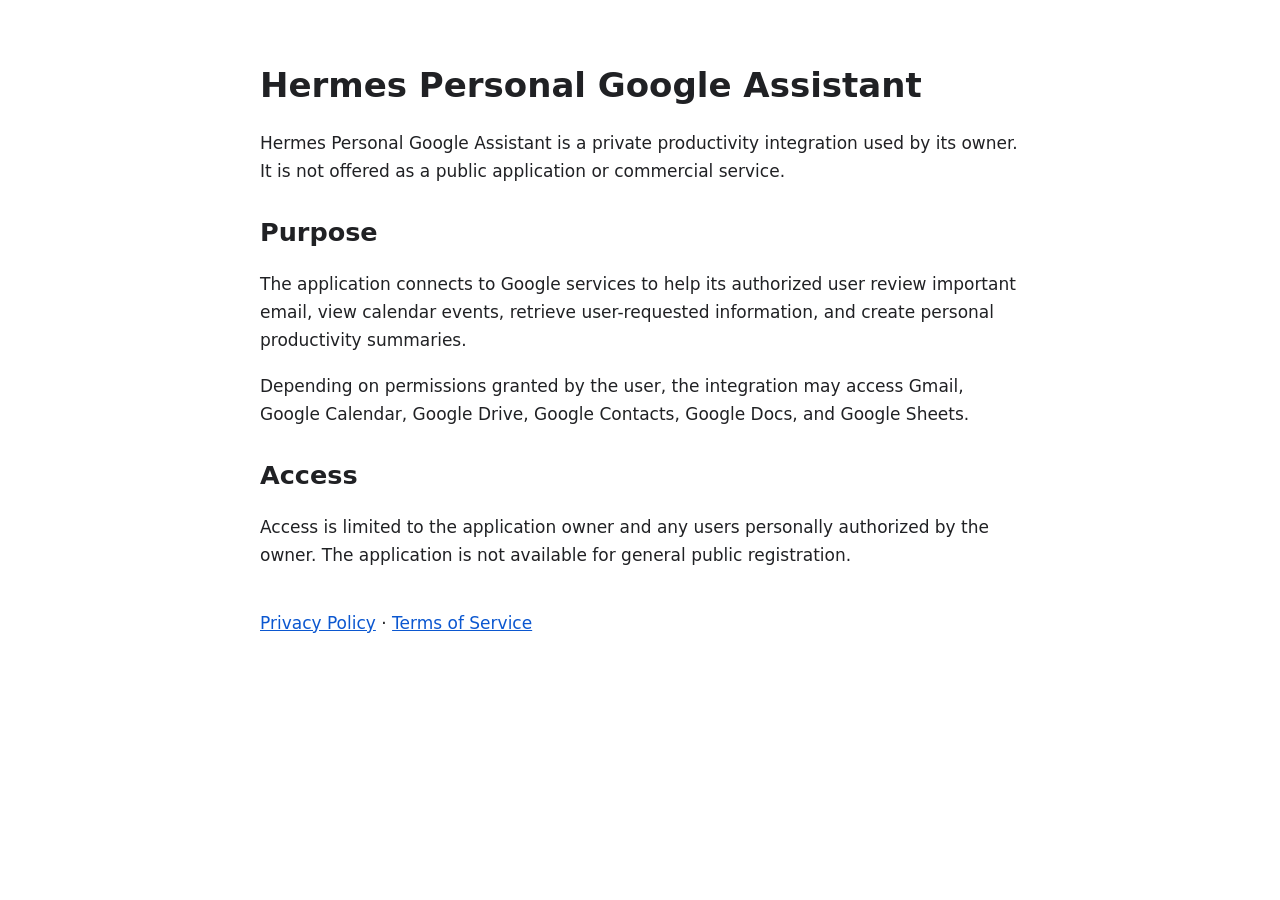
<file: index.html>
<!doctype html>
<html lang="en">
<head>
  <meta charset="utf-8">
  <meta name="viewport" content="width=device-width, initial-scale=1">
  <meta name="description" content="A private Google productivity integration used by its owner.">
  <title>Hermes Personal Google Assistant</title>
  <link rel="stylesheet" href="/style.css">
</head>
<body>
  <main>
    <h1>Hermes Personal Google Assistant</h1>
    <p>Hermes Personal Google Assistant is a private productivity integration used by its owner. It is not offered as a public application or commercial service.</p>

    <h2>Purpose</h2>
    <p>The application connects to Google services to help its authorized user review important email, view calendar events, retrieve user-requested information, and create personal productivity summaries.</p>
    <p>Depending on permissions granted by the user, the integration may access Gmail, Google Calendar, Google Drive, Google Contacts, Google Docs, and Google Sheets.</p>

    <h2>Access</h2>
    <p>Access is limited to the application owner and any users personally authorized by the owner. The application is not available for general public registration.</p>

    <nav aria-label="Legal information">
      <a href="/privacy.html">Privacy Policy</a>
      <span aria-hidden="true">·</span>
      <a href="/terms.html">Terms of Service</a>
    </nav>
  </main>
</body>
</html>
</file>
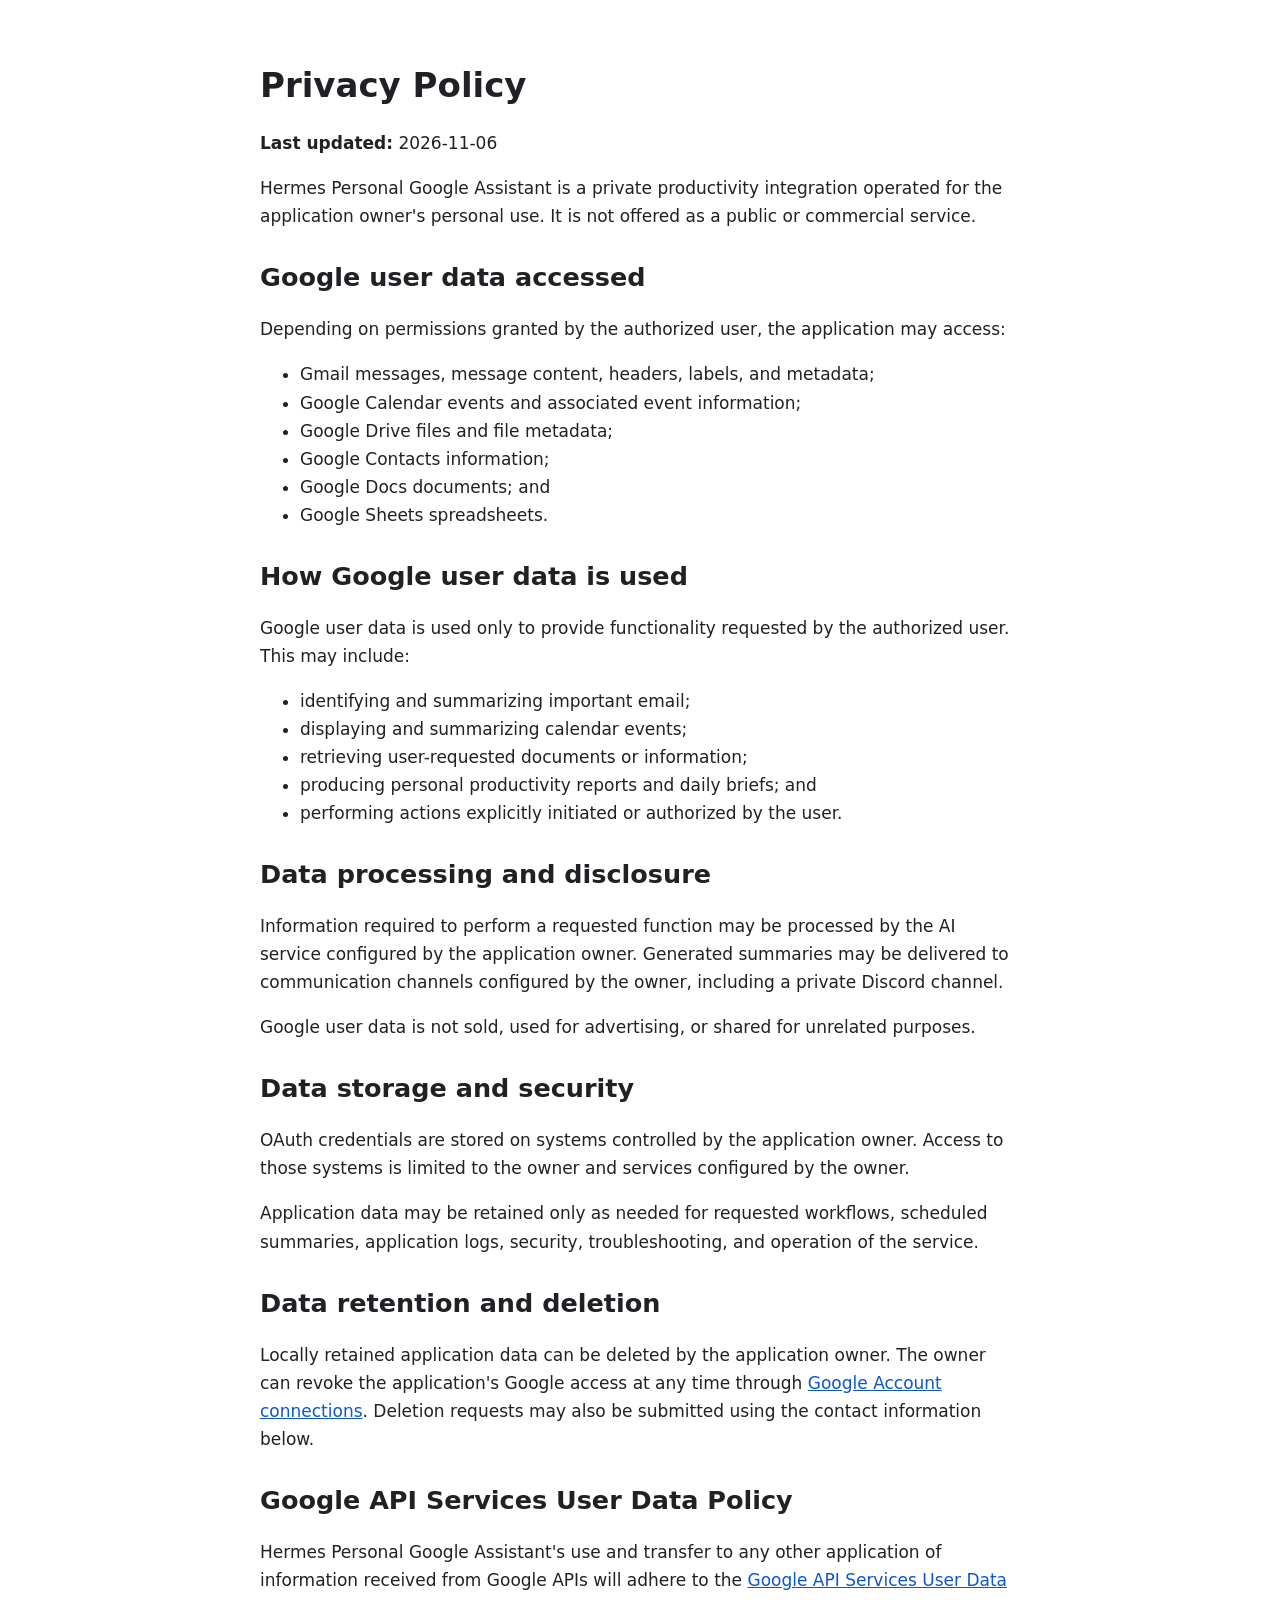
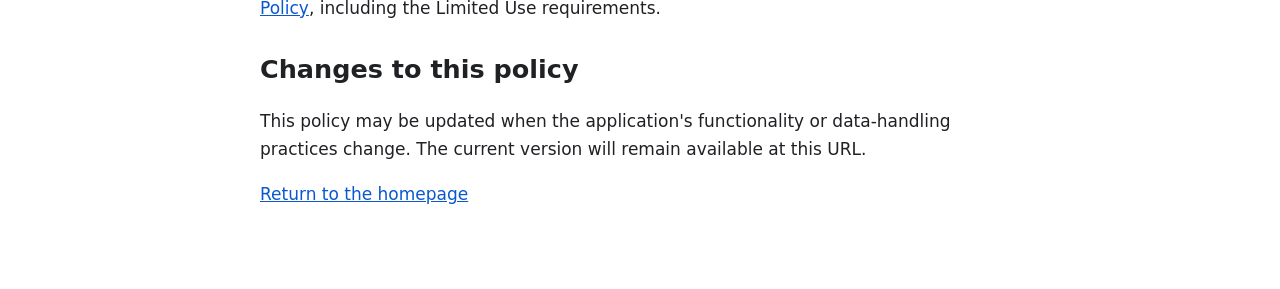
<file: privacy.html>
<!doctype html>
<html lang="en">
<head>
  <meta charset="utf-8">
  <meta name="viewport" content="width=device-width, initial-scale=1">
  <title>Privacy Policy — Hermes Personal Google Assistant</title>
  <link rel="stylesheet" href="/style.css">
</head>
<body>
  <main>
    <h1>Privacy Policy</h1>
    <p><strong>Last updated:</strong> 2026-11-06</p>
    <p>Hermes Personal Google Assistant is a private productivity integration operated for the application owner's personal use. It is not offered as a public or commercial service.</p>

    <h2>Google user data accessed</h2>
    <p>Depending on permissions granted by the authorized user, the application may access:</p>
    <ul>
      <li>Gmail messages, message content, headers, labels, and metadata;</li>
      <li>Google Calendar events and associated event information;</li>
      <li>Google Drive files and file metadata;</li>
      <li>Google Contacts information;</li>
      <li>Google Docs documents; and</li>
      <li>Google Sheets spreadsheets.</li>
    </ul>

    <h2>How Google user data is used</h2>
    <p>Google user data is used only to provide functionality requested by the authorized user. This may include:</p>
    <ul>
      <li>identifying and summarizing important email;</li>
      <li>displaying and summarizing calendar events;</li>
      <li>retrieving user-requested documents or information;</li>
      <li>producing personal productivity reports and daily briefs; and</li>
      <li>performing actions explicitly initiated or authorized by the user.</li>
    </ul>

    <h2>Data processing and disclosure</h2>
    <p>Information required to perform a requested function may be processed by the AI service configured by the application owner. Generated summaries may be delivered to communication channels configured by the owner, including a private Discord channel.</p>
    <p>Google user data is not sold, used for advertising, or shared for unrelated purposes.</p>

    <h2>Data storage and security</h2>
    <p>OAuth credentials are stored on systems controlled by the application owner. Access to those systems is limited to the owner and services configured by the owner.</p>
    <p>Application data may be retained only as needed for requested workflows, scheduled summaries, application logs, security, troubleshooting, and operation of the service.</p>

    <h2>Data retention and deletion</h2>
    <p>Locally retained application data can be deleted by the application owner. The owner can revoke the application's Google access at any time through <a href="https://myaccount.google.com/connections">Google Account connections</a>. Deletion requests may also be submitted using the contact information below.</p>

    <h2>Google API Services User Data Policy</h2>
    <p>Hermes Personal Google Assistant's use and transfer to any other application of information received from Google APIs will adhere to the <a href="https://developers.google.com/terms/api-services-user-data-policy">Google API Services User Data Policy</a>, including the Limited Use requirements.</p>

    <h2>Changes to this policy</h2>
    <p>This policy may be updated when the application's functionality or data-handling practices change. The current version will remain available at this URL.</p>

    <p><a href="/">Return to the homepage</a></p>
  </main>
</body>
</html>
</file>
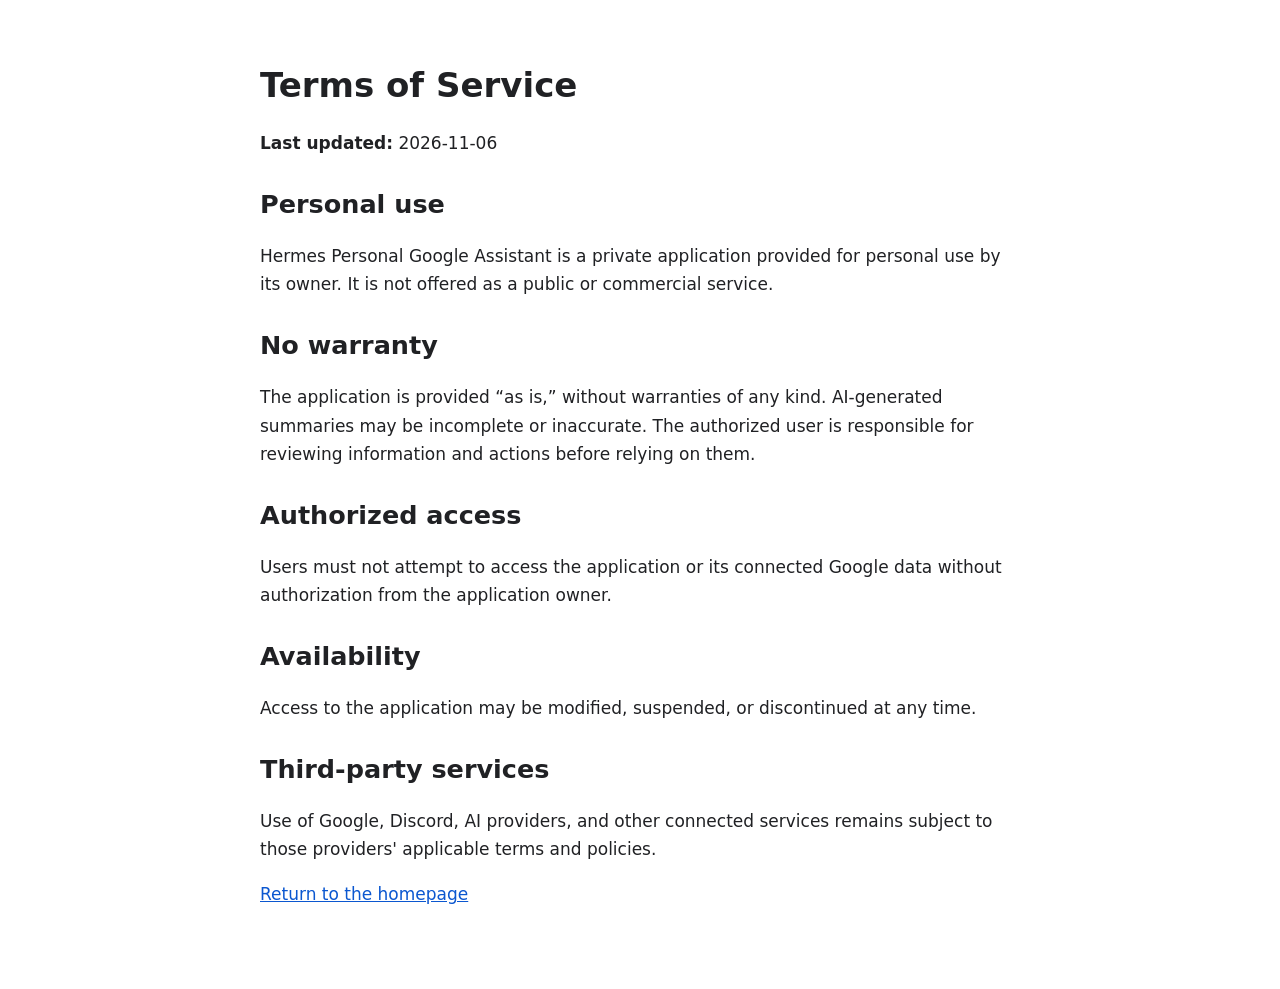
<file: terms.html>
<!doctype html>
<html lang="en">
<head>
  <meta charset="utf-8">
  <meta name="viewport" content="width=device-width, initial-scale=1">
  <title>Terms of Service — Hermes Personal Google Assistant</title>
  <link rel="stylesheet" href="/style.css">
</head>
<body>
  <main>
    <h1>Terms of Service</h1>
    <p><strong>Last updated:</strong> 2026-11-06</p>

    <h2>Personal use</h2>
    <p>Hermes Personal Google Assistant is a private application provided for personal use by its owner. It is not offered as a public or commercial service.</p>

    <h2>No warranty</h2>
    <p>The application is provided “as is,” without warranties of any kind. AI-generated summaries may be incomplete or inaccurate. The authorized user is responsible for reviewing information and actions before relying on them.</p>

    <h2>Authorized access</h2>
    <p>Users must not attempt to access the application or its connected Google data without authorization from the application owner.</p>

    <h2>Availability</h2>
    <p>Access to the application may be modified, suspended, or discontinued at any time.</p>

    <h2>Third-party services</h2>
    <p>Use of Google, Discord, AI providers, and other connected services remains subject to those providers' applicable terms and policies.</p>

    <p><a href="/">Return to the homepage</a></p>
  </main>
</body>
</html>
</file>
<file: style.css>
:root {
  color-scheme: light dark;
  font-family: Inter, ui-sans-serif, system-ui, -apple-system, BlinkMacSystemFont, "Segoe UI", sans-serif;
  color: #202124;
  background: #ffffff;
}

body {
  max-width: 760px;
  margin: 0 auto;
  padding: 64px 24px;
  font-size: 17px;
  line-height: 1.65;
}

h1,
h2 {
  line-height: 1.25;
}

h1 {
  margin-top: 0;
}

h2 {
  margin-top: 2rem;
}

a {
  color: #0b57d0;
}

nav {
  margin-top: 40px;
}

@media (prefers-color-scheme: dark) {
  :root {
    color: #e8eaed;
    background: #202124;
  }

  a {
    color: #8ab4f8;
  }
}
</file>
